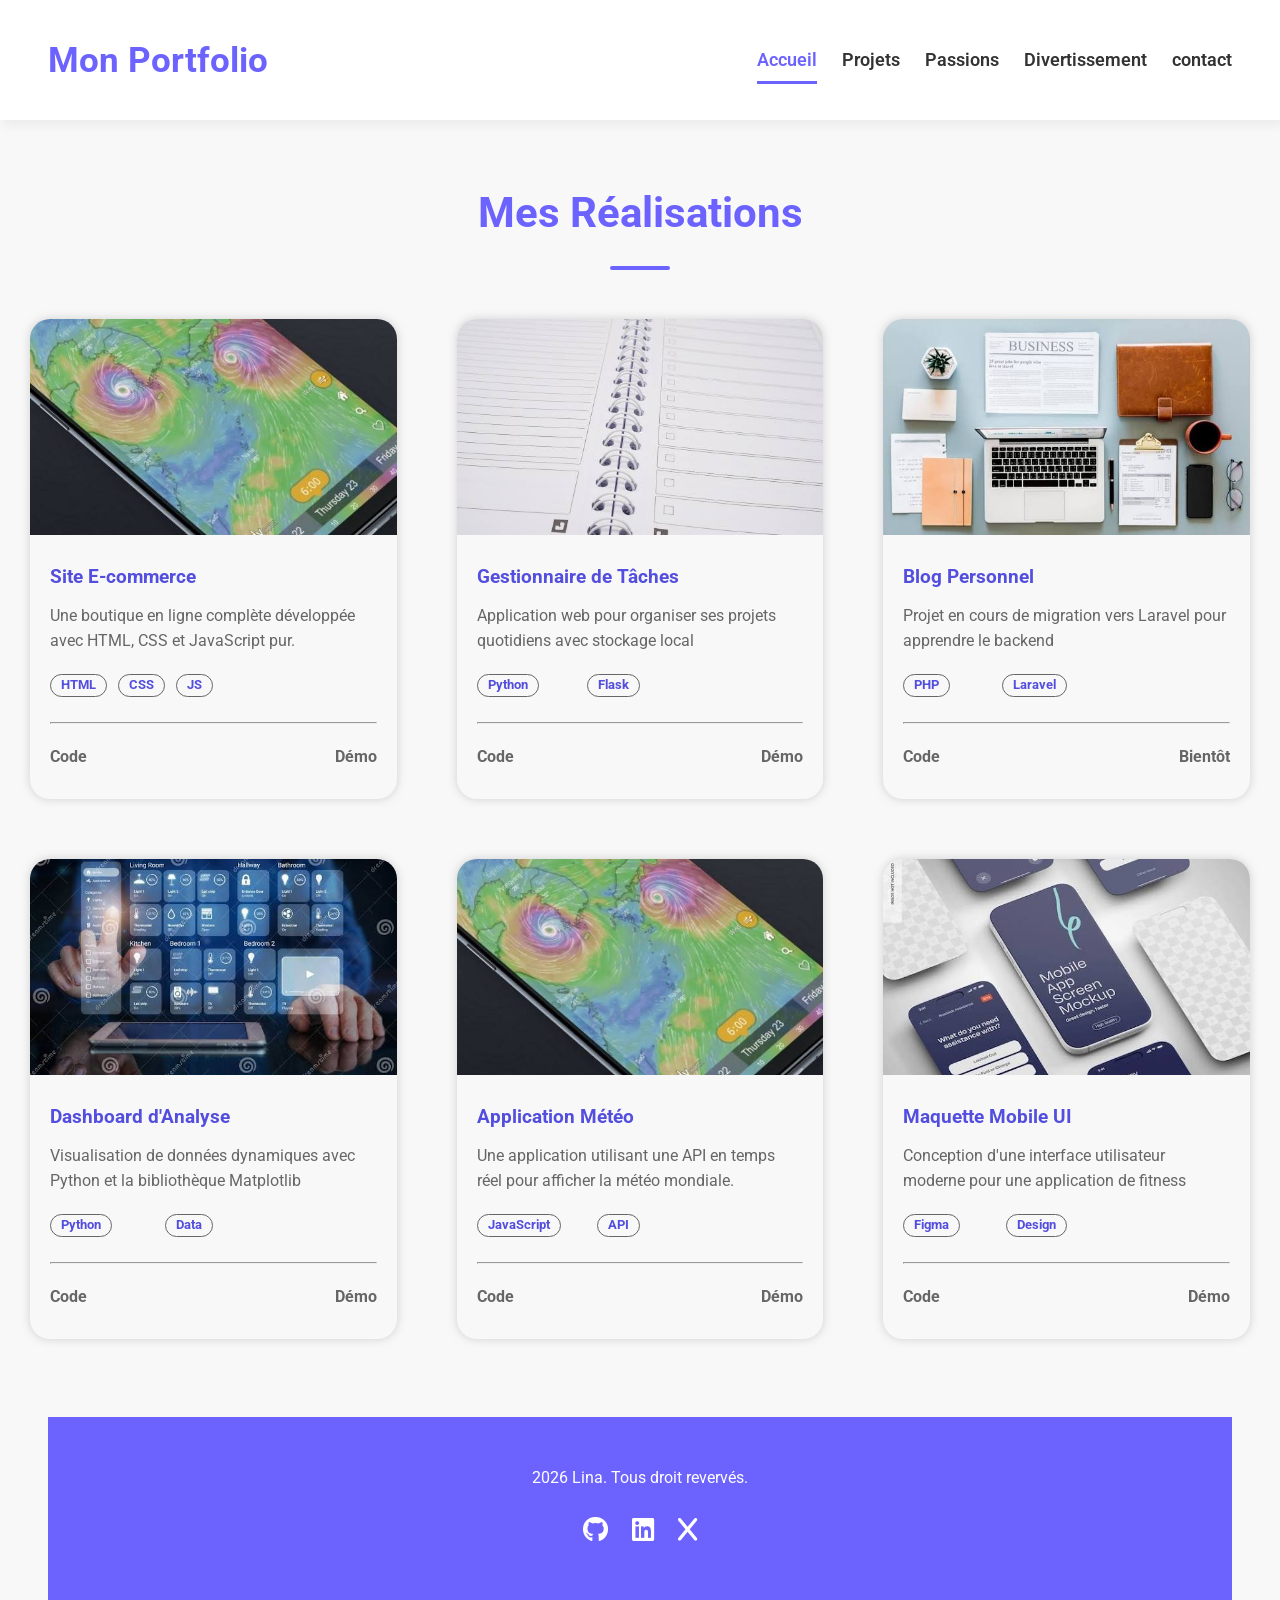
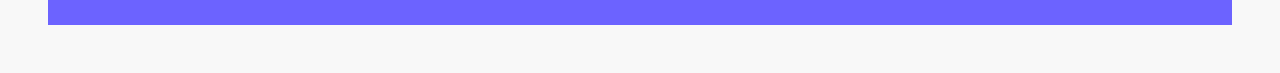
<file: projets.html>
<!DOCTYPE html>
<html lang="fr">
<head>
    <link rel="preconnect" href="https://fonts.googleapis.com">
<link rel="preconnect" href="https://fonts.gstatic.com" crossorigin>
<link href="https://fonts.googleapis.com/css2?family=Roboto:ital,wght@0,100..900;1,100..900&display=swap" rel="stylesheet">
    <meta charset="UTF-8">
    <meta name="viewport" content="width=device-width, initial-scale=1.0">
    <title>Mon Portfolio</title>
    <link rel="stylesheet" href="css/Style.css">
    <link rel="stylesheet" href="https://cdnjs.cloudflare.com/ajax/libs/font-awesome/6.4.0/css/all.min.css">
    
</head>
<body>
    <header>
        <div>
            <a href="">Mon Portfolio</a>
        </div>
        <nav>
            <ul>
                <li><a href="index.html" class="active lusse">Accueil</a></li>
                <li><a href="projets.html">Projets</a></li>
                <li><a href="passions.html">Passions</a></li>
                <li><a href="divertisssement.html">Divertissement</a></li>
                <li><a href="contact.html">contact</a></li>
            </ul>
        </nav>
    </header>
    <main>
       <section class="projets">
            <h2>Mes Réalisations</h2>
            <div class="rang1">
                <div class="pro1">
                    <img class="c" src="image/1 (4).jpeg" alt="m">
                    <div class="b">
                        <h3>Site E-commerce</h3>
                        <p>Une boutique en ligne complète développée avec HTML, CSS et JavaScript pur.</p>
                        <div class="d">
                            <p>HTML</p>
                            <p>CSS</p>
                            <p>JS</p>
                        </div>
                        <hr id="hr">
                        <div class="e">
                            <p>Code</p>
                            <p>Démo</p>
                        </div>
                    </div>
                </div>
                <div class="pro1">
                    <img class="c" src="image/1 (1).jpeg" alt="m">
                    <div class="b">
                        <h3>Gestionnaire de Tâches</h3>
                        <p>Application web pour organiser ses projets quotidiens avec stockage local</p>
                        <div class="d">
                            <p>Python</p>
                            <p>Flask</p>
                        </div>
                        <hr id="hr">
                        <div class="e">
                            <p>Code</p>
                            <p>Démo</p>
                        </div>
                    </div>
                </div>
                <div class="pro1">
                   <img class="c" src="image/1 (2).jpeg" alt="m">
                    <div class="b">
                        <h3>Blog Personnel</h3>
                        <p>Projet en cours de migration vers Laravel pour apprendre le backend</p>
                        <div class="d">
                            <p>PHP</p>
                            <p>Laravel</p>
                        </div>
                        <hr id="hr">
                        <div class="e">
                            <p>Code</p>
                            <p>Bientôt</p>
                        </div>
                    </div>
                </div>
            </div>
             <div class="rang1">
                <div class="pro1">
                    <img class="c" src="image/1 (3).jpeg" alt="m">
                    <div class="b">
                        <h3>Dashboard d'Analyse</h3>
                        <p>Visualisation de données dynamiques avec Python et la bibliothèque Matplotlib</p>
                        <div class="d">
                            <p>Python</p>
                            <p>Data</p>
                        </div>
                        <hr id="hr">
                        <div class="e">
                            <p>Code</p>
                            <p>Démo</p>
                        </div>
                    </div>
                </div>
                <div class="pro1">
                    <img class="c" src="image/1 (4).jpeg" alt="m">
                    <div class="b">
                        <h3>Application Météo</h3>
                        <p>Une application utilisant une API en temps réel pour afficher la météo mondiale.</p>
                        <div class="d">
                            <p>JavaScript</p>
                            <p>API</p>
                        </div>
                        <hr id="hr">
                        <div class="e">
                            <p>Code</p>
                            <p>Démo</p>
                        </div>
                    </div>
                </div>
                <div class="pro1">
                   <img class="c" src="image/1 (5).jpeg" alt="m">
                    <div class="b">
                        <h3>Maquette Mobile UI</h3>
                        <p>Conception d'une interface utilisateur moderne pour une application de fitness</p>
                        <div class="d">
                            <p>Figma</p>
                            <p>Design</p>
                        </div>
                        <hr id="hr">
                        <div class="e">
                            <p>Code</p>
                            <p>Démo</p>
                        </div>
                    </div>
                </div>
            </div>
        </section>

    <footer>
         <p>
            2026 Lina. Tous
            droit revervés.
         </p>
         <div>
            <a href="https://github.com/ton-username" target="_blank">
                <i class="fab fa-github social-icon"></i>
            </a>
            <a href="https://www.linkedin.com/in/ton-username" target="linkedin">
                <i class="fab fa-linkedin social-icon"></i>
            </a>
            <a href="https://x.com/ton-username" target="_blank">
                <i class="fab fa-x social-icon"></i>
         </div>
    </footer>
</body>
</html>
</file>
<file: css/Style.css>
:root{
    --violet-doux:#6C63FF;
    --violet-fonce:#534EDD;
    --orange-vif:#FFA726;
    --gris-tres-fonce:#333;
    --gris-fonce:#666;
    --gris-tres-clair:#F8F8F8;
    --gris-clair:#EEE;
}

*{
    margin: 0;
    padding: 0;
    box-sizing: border-box;
}

body {
    background-color: var(--gris-tres-clair);
    font-family: Roboto, sans-serif;
    line-height: 1.6;
}

header {
    background-color: white;
    box-shadow: 2px 6px 10px rgba(0,0,0,0.05);
    position: sticky;
    top: 0;
    z-index: 100;
    display: flex;
    justify-content: space-between;
    align-items: center;
    padding: 2rem 3rem;
}

header div a {
    text-decoration: none;
    font-size: 2.2rem;
    font-weight: bold;
    color: var(--violet-doux);
}

ul li{
    list-style: none;
    display: flex;
    margin-left: 25px;
}

ul{
    display: flex;
}
ul li a{
    text-decoration: none;
    color: var(--gris-tres-fonce);
    font-weight: 600;
    font-size: 1.1rem;
    position: relative;
    padding: 10px 0;
}

ul li a:hover{
    color: var(--violet-doux);
}

ul li a::after{
    content: '';
    position: absolute;
    left: 0;
    bottom: 0;
    height: 3px;
    width: 0;
    background-color: var(--violet-doux);
    transition: width 0.3s ease;
}
ul li a:hover::after{
    width: 100%;
}

a.lusse{
    color: var(--violet-doux);

}
a.lusse::after{
    width: 100%;
}
.hero {
    display: flex;
    justify-content: center;
    gap: 5rem;
    text-align: center;
    margin-top: 50px;
}

.hero img{
    width: 300px;
    height: 300px;
    object-fit: cover;
    border-radius: 50%;
    border: 8px solid var(--violet-doux);

}
.hero h1{
    color: var(--violet-doux);
    font-size: 4rem;
    font-weight: 700;
    margin: 1.2rem;
}

.hero p{
    color: var(--gris-fonce);
    font-size: 1.3rem;
    margin-bottom: 1.2rem;
}

.hero a {
    text-decoration: none;
    display: inline-block;
    background-color: var(--violet-doux);
    color: white;
    padding: 15px 30px;
    border-radius: 50px;
    text-transform: uppercase;
    letter-spacing: 1.1px;
    font-weight: 600;
    margin-top: 1rem;
    transition: background-color 0.3s ease, transform 0.2s ease;
}

.hero a:hover {
    background-color: var(--violet-fonce);
    transform: translate(-3px);
}

.apropos {
    width: 800px;
    margin: 6rem auto;
    text-align: center;
}

section h2 {
    color: var(--violet-doux);
    font-size: 2.6rem;
    font-weight: 700;
    position: relative;
    text-align: center;
}
section h2::after {
    content: '';
    display: block;
    width: 60px;
    height: 4px;
    background-color: var(--violet-doux);
    margin: 1.2rem auto;
    border-radius: 2px;  
}

.apropos P {
    margin-bottom: 2rem;
    color: var(--gris-fonce);
    font-size: 1.2rem;
}

.compétences table {
    width: 80%;
    margin: 0 auto;
    border-collapse: collapse;
    box-shadow: 0 5px 15px rgba(0,0,0,0.08);
    border-radius: 10px;
    overflow: hidden;
}
.compétences table th, .compétences table td {
    padding: 15px;
}

.compétences table thead {
    background-color: var(--violet-doux);
    color: #FFF;
    text-transform: uppercase;
}

.compétences table tbody td {
    border-bottom: 1px solid var(--gris-clair);
} 

.compétences table tbody tr:nth-child(even) {
     background-color: #FDFDFD;
} 


.compétences table tbody tr {
    transition: background-color 0.3s ease;
}

.compétences table tbody tr:hover {
    background-color: #F0F0F0;
}

.compétences table thead th {
    text-align: left;
}

footer {
    margin: 3rem;
    background-color: var(--violet-doux);
    padding: 3rem 0;
    text-align: center;
}

footer p {
    color: white;
    margin-bottom: 1.2rem;
}

footer a {
    display: inline-block;
    font-size: 1.6rem;
    color: white;
    margin: 0 10px;
    transition: color 0.3s ease, transfrom 0.2s ease;
}

footer a:hover {
    color: var(--orange-vif);
    transform: translate(-3px);
}

.rang1{
    display: flex;
    justify-content: center;
    align-items: center;
}

.projets h2{
    margin-top: 60px;
}

.projets h2::after{
    content: '';
    display: block;
    width: 60px;
    height: 4px;
    background-color: var(--violet-doux);
    margin: 1.2rem auto;
    border-radius: 2px;  
}

.pro1{
    padding: 0;
    height: 480px;
    width: 400px;
    box-shadow: 0 0 10px rgba(128, 128, 128, 0.342);
    margin: 30px;
    border-radius: 20px;
    overflow: hidden;
}

.c{
    width: 100%;
    height: 45%;
    object-fit: cover;
}

.b{
    padding: 20px;
}

.b h3{
    color: var(--violet-fonce);
    margin-bottom: 10px;
}

.b p{
    color: var(--gris-fonce);
}

.d{
    margin-top: 20px;
    display: flex;
    align-items: center;
    justify-content: space-between;
    width: 50%;
    
}

.d p{
    font-size: 13px;
    color: var(--violet-fonce);
    font-weight: bold;
    border: 1px solid var(--gris-fonce);
    padding-left: 10px;
    padding-right: 10px;
    border-radius: 40px;
}

#hr{
    margin-top: 25px;
}

.e{
    margin-top: 20px;
    display: flex;
    justify-content: space-between;
}

.e p{
    font-weight: bold;
}
</file>
